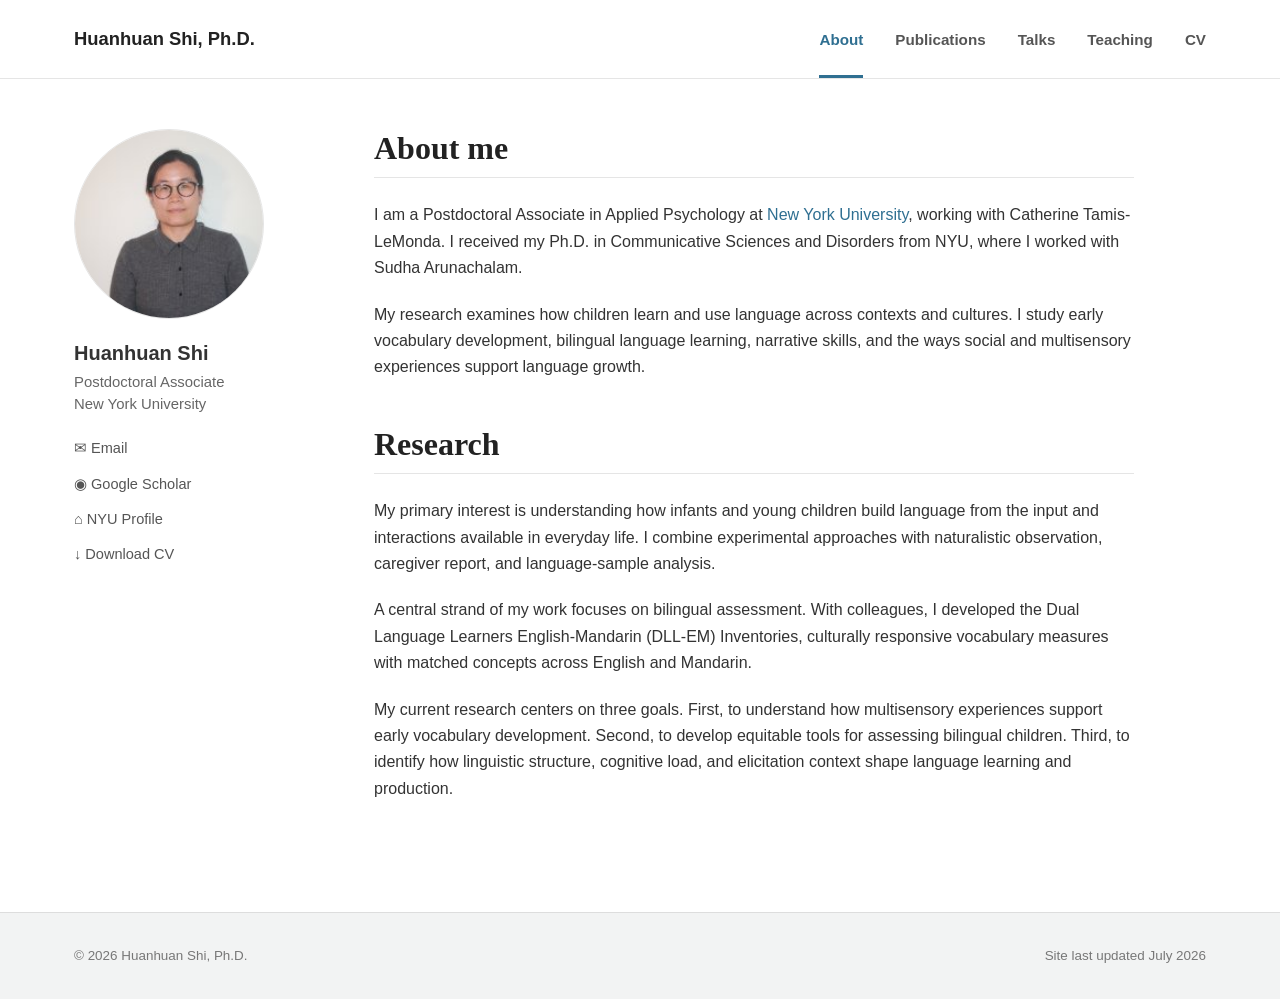
<file: index.html>
<!doctype html><html lang="en"><head><meta charset="utf-8"><meta name="viewport" content="width=device-width,initial-scale=1"><meta name="description" content="Huanhuan Shi, developmental scientist at New York University."><title>About | Huanhuan Shi, Ph.D.</title><link rel="stylesheet" href="styles.css"></head><body>
<header class="masthead"><div class="nav-wrap"><a class="site-title" href="index.html">Huanhuan Shi, Ph.D.</a><button class="menu" aria-expanded="false" aria-controls="nav">Menu</button><nav id="nav"><a class="active" href="index.html">About</a><a href="publications.html">Publications</a><a href="talks.html">Talks</a><a href="teaching.html">Teaching</a><a href="cv.html">CV</a></nav></div></header>
<main class="layout"><aside class="sidebar"><img class="avatar" src="assets/huanhuan-shi.jpg" alt="Huanhuan Shi"><h2>Huanhuan Shi</h2><p class="role">Postdoctoral Associate<br>New York University</p><ul class="profile-links"><li><a href="mailto:hs3035@nyu.edu">✉ Email</a></li><li><a href="https://scholar.google.com/citations?user=fupsTNQAAAAJ&hl=en">◉ Google Scholar</a></li><li><a href="https://wp.nyu.edu/huanhuanshi/">⌂ NYU Profile</a></li><li><a href="assets/Huanhuan_Shi_CV.pdf">↓ Download CV</a></li></ul></aside>
<article class="content"><h1>About me</h1><p>I am a Postdoctoral Associate in Applied Psychology at <a href="https://www.nyu.edu/">New York University</a>, working with Catherine Tamis-LeMonda. I received my Ph.D. in Communicative Sciences and Disorders from NYU, where I worked with Sudha Arunachalam.</p><p>My research examines how children learn and use language across contexts and cultures. I study early vocabulary development, bilingual language learning, narrative skills, and the ways social and multisensory experiences support language growth.</p><h1 id="research">Research</h1><p>My primary interest is understanding how infants and young children build language from the input and interactions available in everyday life. I combine experimental approaches with naturalistic observation, caregiver report, and language-sample analysis.</p><p>A central strand of my work focuses on bilingual assessment. With colleagues, I developed the Dual Language Learners English-Mandarin (DLL-EM) Inventories, culturally responsive vocabulary measures with matched concepts across English and Mandarin.</p><p>My current research centers on three goals. First, to understand how multisensory experiences support early vocabulary development. Second, to develop equitable tools for assessing bilingual children. Third, to identify how linguistic structure, cognitive load, and elicitation context shape language learning and production.</p></article></main>
<footer><div>© 2026 Huanhuan Shi, Ph.D.</div><div>Site last updated July 2026</div></footer><script src="script.js"></script></body></html>
</file>
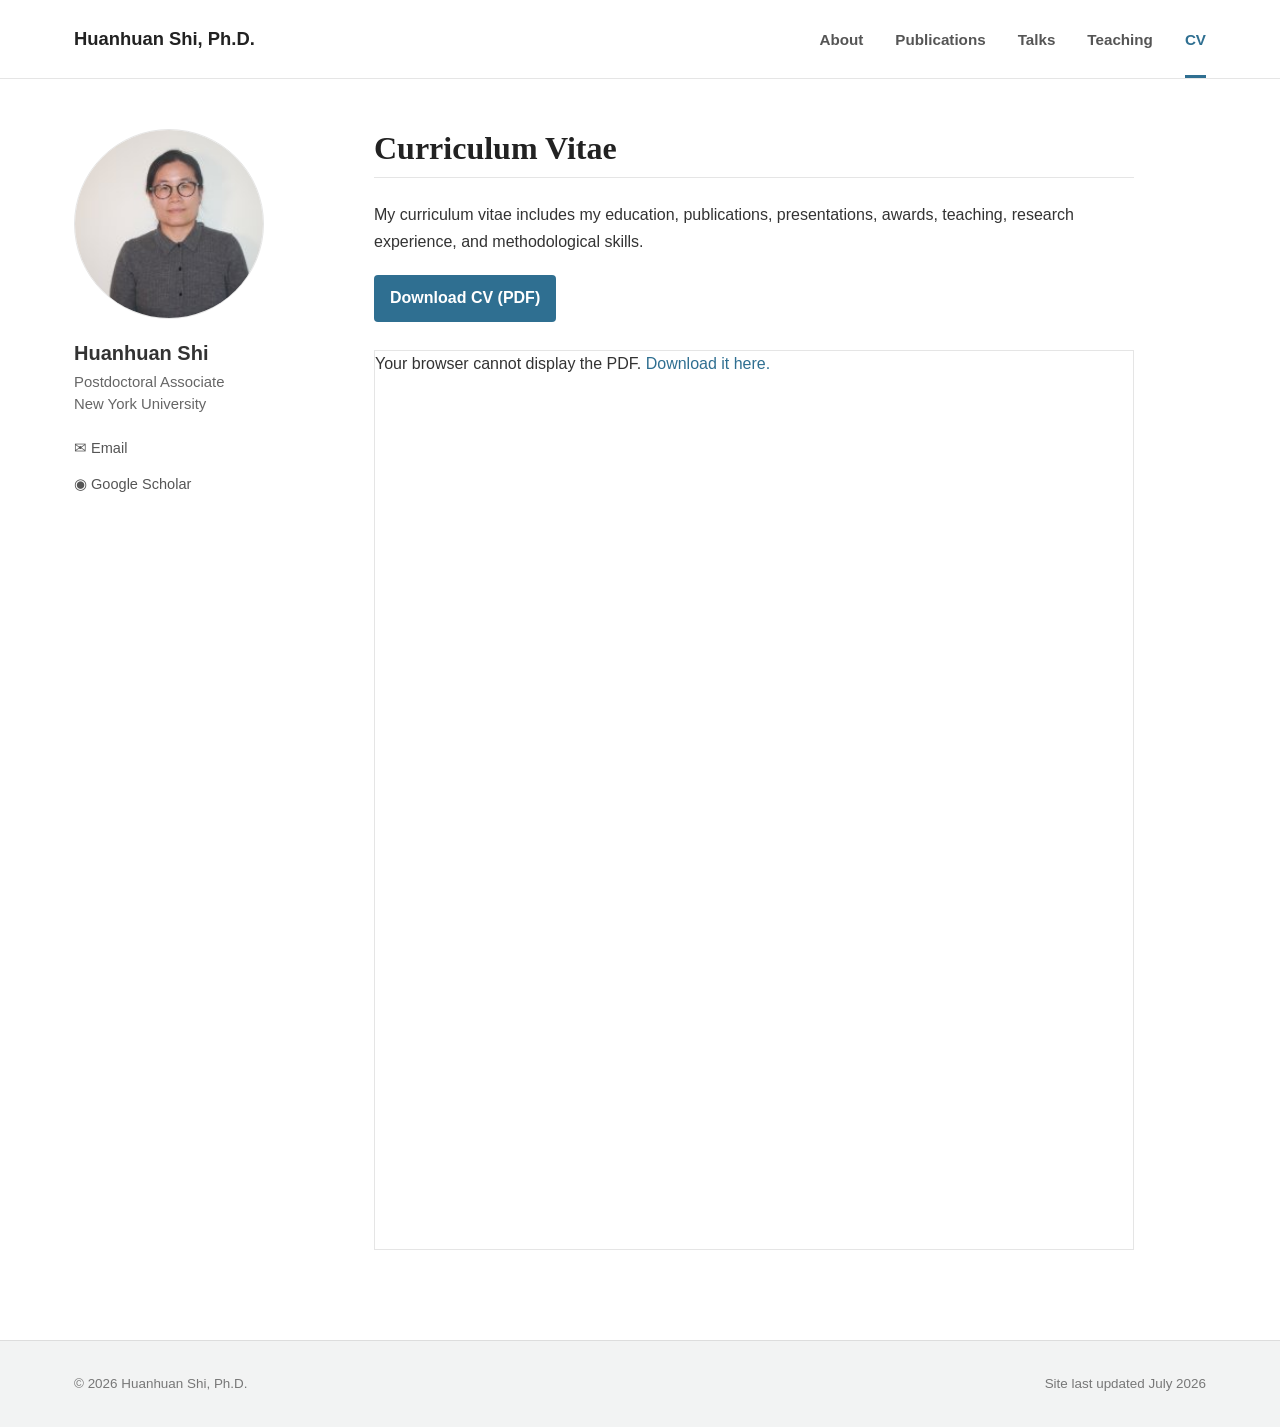
<file: cv.html>
<!doctype html><html lang="en"><head><meta charset="utf-8"><meta name="viewport" content="width=device-width,initial-scale=1"><title>CV | Huanhuan Shi, Ph.D.</title><link rel="stylesheet" href="styles.css"></head><body>
<header class="masthead"><div class="nav-wrap"><a class="site-title" href="index.html">Huanhuan Shi, Ph.D.</a><button class="menu" aria-expanded="false" aria-controls="nav">Menu</button><nav id="nav"><a href="index.html">About</a><a href="publications.html">Publications</a><a href="talks.html">Talks</a><a href="teaching.html">Teaching</a><a class="active" href="cv.html">CV</a></nav></div></header>
<main class="layout"><aside class="sidebar"><img class="avatar" src="assets/huanhuan-shi.jpg" alt="Huanhuan Shi"><h2>Huanhuan Shi</h2><p class="role">Postdoctoral Associate<br>New York University</p><ul class="profile-links"><li><a href="mailto:hs3035@nyu.edu">✉ Email</a></li><li><a href="https://scholar.google.com/citations?user=fupsTNQAAAAJ&hl=en">◉ Google Scholar</a></li></ul></aside>
<article class="content"><h1>Curriculum Vitae</h1><p>My curriculum vitae includes my education, publications, presentations, awards, teaching, research experience, and methodological skills.</p><p><a class="download" href="assets/Huanhuan_Shi_CV.pdf">Download CV (PDF)</a></p><div class="cv-frame"><object data="assets/Huanhuan_Shi_CV.pdf" type="application/pdf"><p>Your browser cannot display the PDF. <a href="assets/Huanhuan_Shi_CV.pdf">Download it here.</a></p></object></div></article></main>
<footer><div>© 2026 Huanhuan Shi, Ph.D.</div><div>Site last updated July 2026</div></footer><script src="script.js"></script></body></html>
</file>
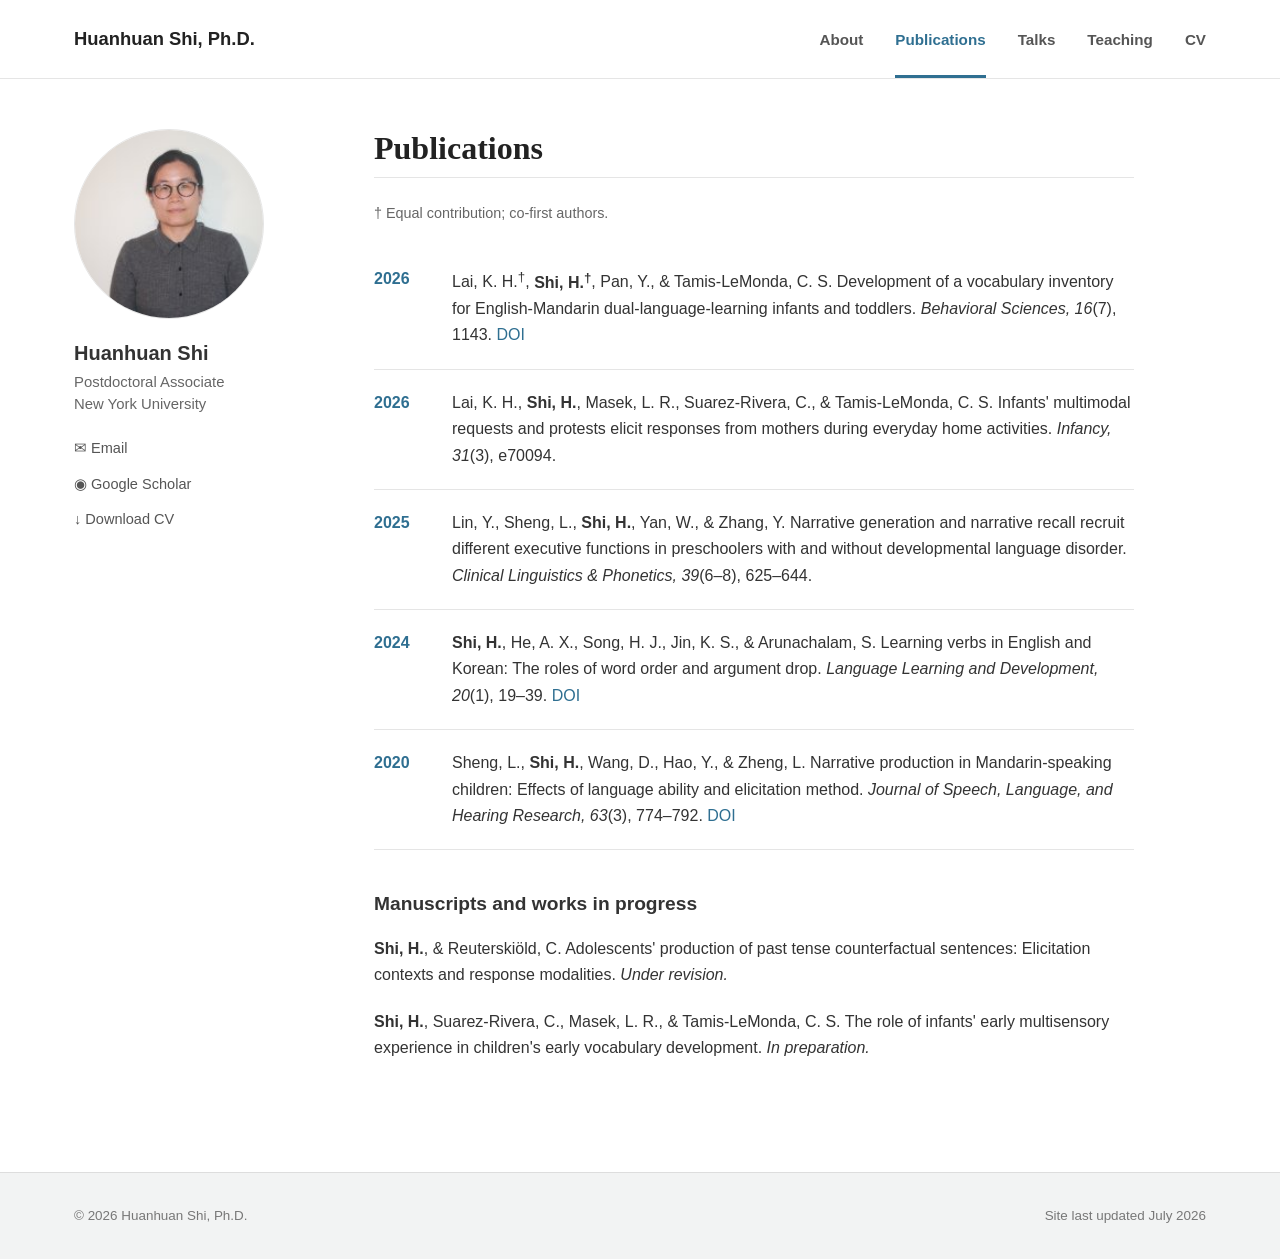
<file: publications.html>
<!doctype html><html lang="en"><head><meta charset="utf-8"><meta name="viewport" content="width=device-width,initial-scale=1"><title>Publications | Huanhuan Shi, Ph.D.</title><link rel="stylesheet" href="styles.css"></head><body>
<header class="masthead"><div class="nav-wrap"><a class="site-title" href="index.html">Huanhuan Shi, Ph.D.</a><button class="menu" aria-expanded="false" aria-controls="nav">Menu</button><nav id="nav"><a href="index.html">About</a><a class="active" href="publications.html">Publications</a><a href="talks.html">Talks</a><a href="teaching.html">Teaching</a><a href="cv.html">CV</a></nav></div></header>
<main class="layout"><aside class="sidebar"><img class="avatar" src="assets/huanhuan-shi.jpg" alt="Huanhuan Shi"><h2>Huanhuan Shi</h2><p class="role">Postdoctoral Associate<br>New York University</p><ul class="profile-links"><li><a href="mailto:hs3035@nyu.edu">✉ Email</a></li><li><a href="https://scholar.google.com/citations?user=fupsTNQAAAAJ&hl=en">◉ Google Scholar</a></li><li><a href="assets/Huanhuan_Shi_CV.pdf">↓ Download CV</a></li></ul></aside>
<article class="content"><h1>Publications</h1><p class="note">† Equal contribution; co-first authors.</p>
<div class="citation"><span>2026</span><p>Lai, K. H.<sup>†</sup>, <strong>Shi, H.<sup>†</sup></strong>, Pan, Y., & Tamis-LeMonda, C. S. Development of a vocabulary inventory for English-Mandarin dual-language-learning infants and toddlers. <em>Behavioral Sciences, 16</em>(7), 1143. <a href="https://doi.org/10.3390/bs16071143">DOI</a></p></div>
<div class="citation"><span>2026</span><p>Lai, K. H., <strong>Shi, H.</strong>, Masek, L. R., Suarez-Rivera, C., & Tamis-LeMonda, C. S. Infants' multimodal requests and protests elicit responses from mothers during everyday home activities. <em>Infancy, 31</em>(3), e70094.</p></div>
<div class="citation"><span>2025</span><p>Lin, Y., Sheng, L., <strong>Shi, H.</strong>, Yan, W., & Zhang, Y. Narrative generation and narrative recall recruit different executive functions in preschoolers with and without developmental language disorder. <em>Clinical Linguistics & Phonetics, 39</em>(6–8), 625–644.</p></div>
<div class="citation"><span>2024</span><p><strong>Shi, H.</strong>, He, A. X., Song, H. J., Jin, K. S., & Arunachalam, S. Learning verbs in English and Korean: The roles of word order and argument drop. <em>Language Learning and Development, 20</em>(1), 19–39. <a href="https://doi.org/10.1080/15475441.2023.2165926">DOI</a></p></div>
<div class="citation"><span>2020</span><p>Sheng, L., <strong>Shi, H.</strong>, Wang, D., Hao, Y., & Zheng, L. Narrative production in Mandarin-speaking children: Effects of language ability and elicitation method. <em>Journal of Speech, Language, and Hearing Research, 63</em>(3), 774–792. <a href="https://doi.org/10.1044/2019_JSLHR-19-00087">DOI</a></p></div>
<h2>Manuscripts and works in progress</h2><p><strong>Shi, H.</strong>, & Reuterskiöld, C. Adolescents' production of past tense counterfactual sentences: Elicitation contexts and response modalities. <em>Under revision.</em></p><p><strong>Shi, H.</strong>, Suarez-Rivera, C., Masek, L. R., & Tamis-LeMonda, C. S. The role of infants' early multisensory experience in children's early vocabulary development. <em>In preparation.</em></p></article></main>
<footer><div>© 2026 Huanhuan Shi, Ph.D.</div><div>Site last updated July 2026</div></footer><script src="script.js"></script></body></html>
</file>
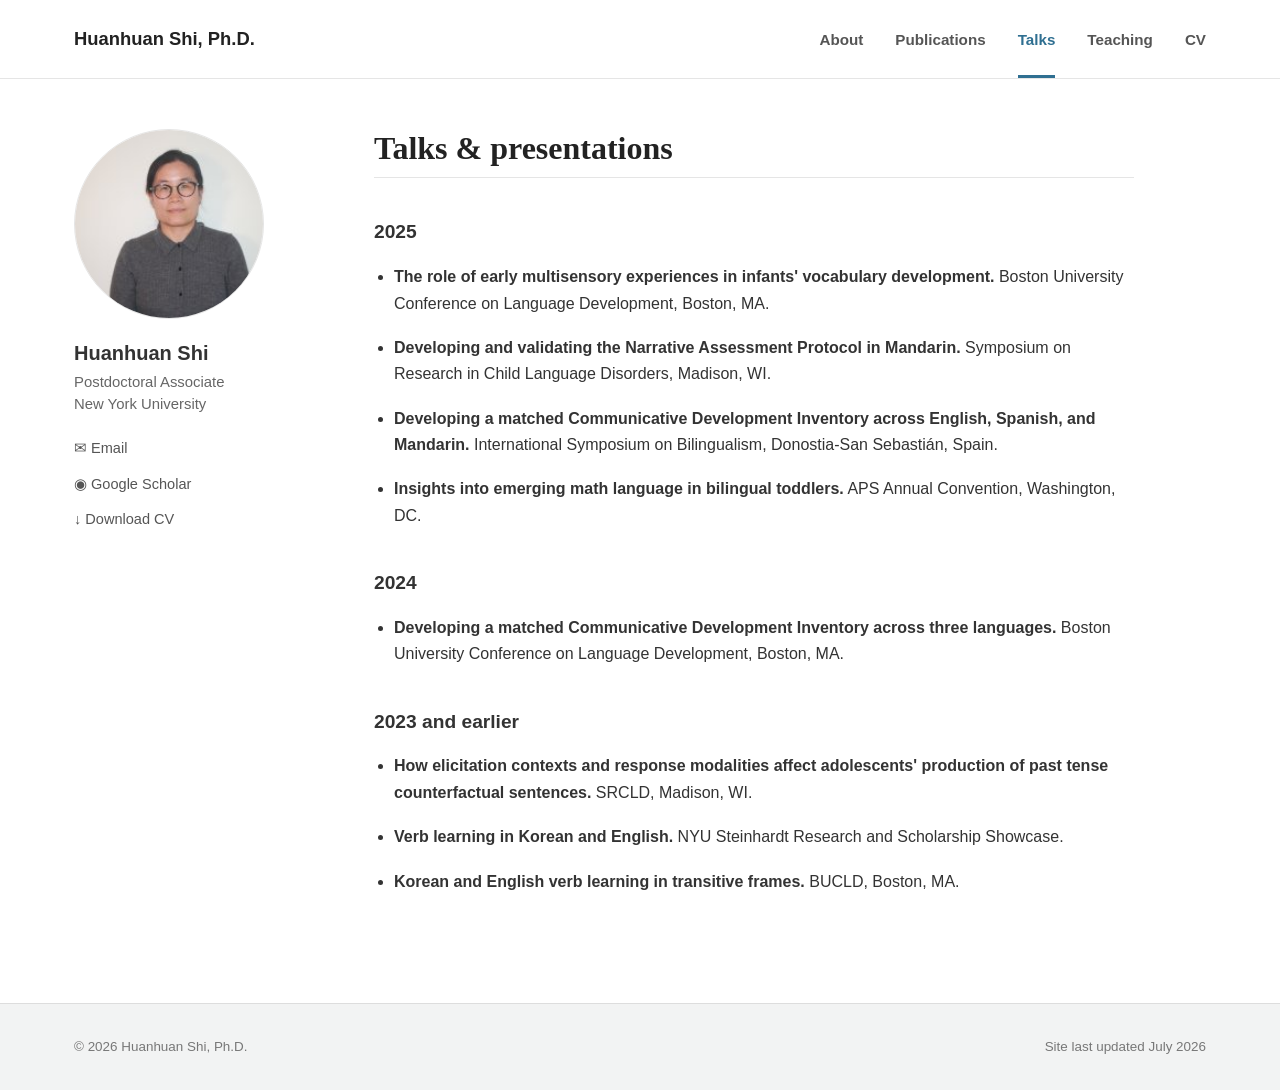
<file: talks.html>
<!doctype html><html lang="en"><head><meta charset="utf-8"><meta name="viewport" content="width=device-width,initial-scale=1"><title>Talks | Huanhuan Shi, Ph.D.</title><link rel="stylesheet" href="styles.css"></head><body>
<header class="masthead"><div class="nav-wrap"><a class="site-title" href="index.html">Huanhuan Shi, Ph.D.</a><button class="menu" aria-expanded="false" aria-controls="nav">Menu</button><nav id="nav"><a href="index.html">About</a><a href="publications.html">Publications</a><a class="active" href="talks.html">Talks</a><a href="teaching.html">Teaching</a><a href="cv.html">CV</a></nav></div></header>
<main class="layout"><aside class="sidebar"><img class="avatar" src="assets/huanhuan-shi.jpg" alt="Huanhuan Shi"><h2>Huanhuan Shi</h2><p class="role">Postdoctoral Associate<br>New York University</p><ul class="profile-links"><li><a href="mailto:hs3035@nyu.edu">✉ Email</a></li><li><a href="https://scholar.google.com/citations?user=fupsTNQAAAAJ&hl=en">◉ Google Scholar</a></li><li><a href="assets/Huanhuan_Shi_CV.pdf">↓ Download CV</a></li></ul></aside>
<article class="content"><h1>Talks & presentations</h1><h2>2025</h2><ul class="entries"><li><strong>The role of early multisensory experiences in infants' vocabulary development.</strong> Boston University Conference on Language Development, Boston, MA.</li><li><strong>Developing and validating the Narrative Assessment Protocol in Mandarin.</strong> Symposium on Research in Child Language Disorders, Madison, WI.</li><li><strong>Developing a matched Communicative Development Inventory across English, Spanish, and Mandarin.</strong> International Symposium on Bilingualism, Donostia-San Sebastián, Spain.</li><li><strong>Insights into emerging math language in bilingual toddlers.</strong> APS Annual Convention, Washington, DC.</li></ul><h2>2024</h2><ul class="entries"><li><strong>Developing a matched Communicative Development Inventory across three languages.</strong> Boston University Conference on Language Development, Boston, MA.</li></ul><h2>2023 and earlier</h2><ul class="entries"><li><strong>How elicitation contexts and response modalities affect adolescents' production of past tense counterfactual sentences.</strong> SRCLD, Madison, WI.</li><li><strong>Verb learning in Korean and English.</strong> NYU Steinhardt Research and Scholarship Showcase.</li><li><strong>Korean and English verb learning in transitive frames.</strong> BUCLD, Boston, MA.</li></ul></article></main>
<footer><div>© 2026 Huanhuan Shi, Ph.D.</div><div>Site last updated July 2026</div></footer><script src="script.js"></script></body></html>
</file>
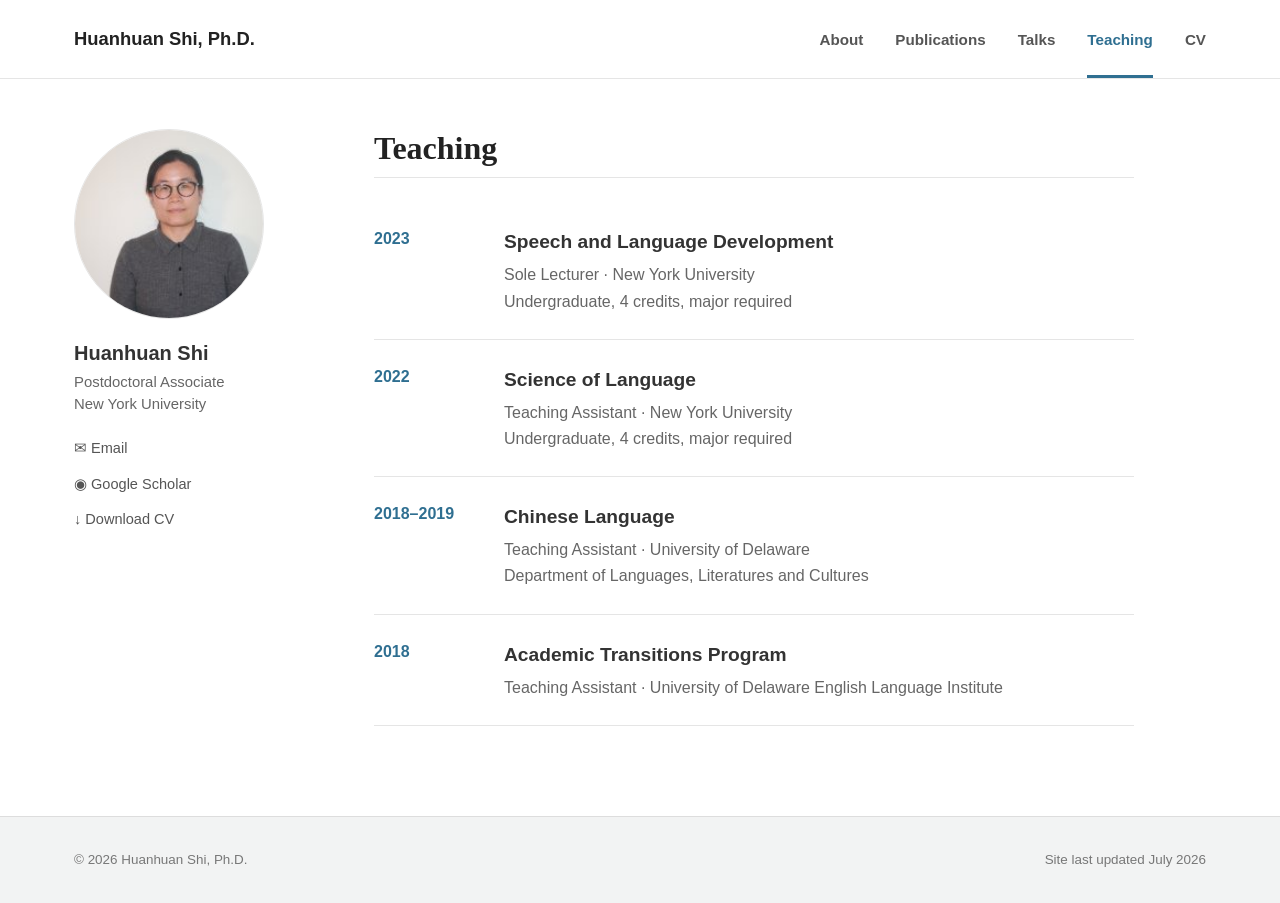
<file: teaching.html>
<!doctype html><html lang="en"><head><meta charset="utf-8"><meta name="viewport" content="width=device-width,initial-scale=1"><title>Teaching | Huanhuan Shi, Ph.D.</title><link rel="stylesheet" href="styles.css"></head><body>
<header class="masthead"><div class="nav-wrap"><a class="site-title" href="index.html">Huanhuan Shi, Ph.D.</a><button class="menu" aria-expanded="false" aria-controls="nav">Menu</button><nav id="nav"><a href="index.html">About</a><a href="publications.html">Publications</a><a href="talks.html">Talks</a><a class="active" href="teaching.html">Teaching</a><a href="cv.html">CV</a></nav></div></header>
<main class="layout"><aside class="sidebar"><img class="avatar" src="assets/huanhuan-shi.jpg" alt="Huanhuan Shi"><h2>Huanhuan Shi</h2><p class="role">Postdoctoral Associate<br>New York University</p><ul class="profile-links"><li><a href="mailto:hs3035@nyu.edu">✉ Email</a></li><li><a href="https://scholar.google.com/citations?user=fupsTNQAAAAJ&hl=en">◉ Google Scholar</a></li><li><a href="assets/Huanhuan_Shi_CV.pdf">↓ Download CV</a></li></ul></aside>
<article class="content"><h1>Teaching</h1><div class="course"><span>2023</span><div><h2>Speech and Language Development</h2><p>Sole Lecturer · New York University<br>Undergraduate, 4 credits, major required</p></div></div><div class="course"><span>2022</span><div><h2>Science of Language</h2><p>Teaching Assistant · New York University<br>Undergraduate, 4 credits, major required</p></div></div><div class="course"><span>2018–2019</span><div><h2>Chinese Language</h2><p>Teaching Assistant · University of Delaware<br>Department of Languages, Literatures and Cultures</p></div></div><div class="course"><span>2018</span><div><h2>Academic Transitions Program</h2><p>Teaching Assistant · University of Delaware English Language Institute</p></div></div></article></main>
<footer><div>© 2026 Huanhuan Shi, Ph.D.</div><div>Site last updated July 2026</div></footer><script src="script.js"></script></body></html>
</file>
<file: styles.css>
:root{--ink:#333;--muted:#666;--blue:#2f6f91;--line:#e5e5e5;--paper:#fff;--footer:#f2f3f3}*{box-sizing:border-box}html{font-size:16px}body{margin:0;color:var(--ink);background:var(--paper);font-family:-apple-system,BlinkMacSystemFont,"Segoe UI",Arial,sans-serif;line-height:1.65}a{color:var(--blue);text-decoration:none}a:hover{text-decoration:underline}.masthead{border-bottom:1px solid var(--line);background:#fff}.nav-wrap{max-width:1180px;margin:auto;min-height:76px;padding:0 24px;display:flex;align-items:center;justify-content:space-between}.site-title{font-size:1.15rem;font-weight:700;color:#222}.site-title:hover{text-decoration:none}nav{display:flex;gap:32px;align-items:center}nav a{color:#555;font-weight:600;font-size:.95rem;padding:27px 0 23px;border-bottom:3px solid transparent}nav a.active,nav a:hover{color:var(--blue);border-color:var(--blue);text-decoration:none}.menu{display:none;background:#fff;border:1px solid #bbb;border-radius:4px;padding:7px 11px}.layout{max-width:1180px;margin:0 auto;padding:50px 24px 90px;display:grid;grid-template-columns:230px minmax(0,760px);gap:70px}.sidebar{position:sticky;top:35px;align-self:start}.avatar{width:190px;height:190px;object-fit:cover;border-radius:50%;display:block;border:1px solid var(--line)}.sidebar h2{margin:18px 0 2px;font-size:1.25rem}.role{margin:0 0 20px;color:var(--muted);font-size:.93rem;line-height:1.45}.profile-links{padding:0;margin:0;list-style:none}.profile-links li{margin:9px 0}.profile-links a{color:#555;font-size:.91rem}.content h1{font-family:Georgia,"Times New Roman",serif;font-size:2rem;line-height:1.2;border-bottom:1px solid var(--line);padding-bottom:10px;margin:0 0 24px;color:#222}.content h1:not(:first-child){margin-top:44px}.content h2{font-size:1.2rem;margin-top:38px;color:#333}.content p{margin:0 0 20px}.note{color:var(--muted);font-size:.9rem}.citation{display:grid;grid-template-columns:58px 1fr;gap:20px;padding:20px 0;border-bottom:1px solid var(--line)}.citation>span{font-weight:700;color:var(--blue)}.citation p{margin:0}.citation small{color:var(--muted)}.entries{padding-left:20px}.entries li{margin-bottom:18px}.course{display:grid;grid-template-columns:105px 1fr;gap:25px;padding:24px 0;border-bottom:1px solid var(--line)}.course>span{font-weight:700;color:var(--blue)}.course h2{margin:0 0 4px}.course p{margin:0;color:var(--muted)}.download{display:inline-block;background:var(--blue);color:#fff;padding:10px 16px;border-radius:4px;font-weight:700}.download:hover{text-decoration:none;background:#245c79}.cv-frame{height:900px;border:1px solid var(--line);margin-top:28px}.cv-frame object{width:100%;height:100%}footer{background:var(--footer);border-top:1px solid #ddd;color:#777;padding:32px max(24px,calc((100vw - 1132px)/2));display:flex;justify-content:space-between;font-size:.84rem}@media(max-width:800px){.menu{display:block}nav{display:none;position:absolute;top:76px;left:0;right:0;background:#fff;border-bottom:1px solid var(--line);padding:10px 24px;z-index:5;flex-direction:column;align-items:stretch;gap:0}nav.open{display:flex}nav a{padding:12px 0;border-bottom:1px solid var(--line)}.layout{grid-template-columns:1fr;gap:38px;padding-top:35px}.sidebar{position:static;display:grid;grid-template-columns:100px 1fr;column-gap:20px}.avatar{width:100px;height:100px;grid-row:1/4}.sidebar h2{margin:6px 0 0}.role{margin-bottom:5px}.profile-links{grid-column:1/3;display:flex;flex-wrap:wrap;gap:8px 20px;margin-top:18px}.citation,.course{grid-template-columns:1fr;gap:5px}footer{flex-direction:column;gap:5px}}@media(max-width:460px){.site-title{font-size:1rem}.layout{padding-left:18px;padding-right:18px}.sidebar{grid-template-columns:78px 1fr}.avatar{width:78px;height:78px}.profile-links{grid-column:1/3}.cv-frame{height:600px}}
</file>
